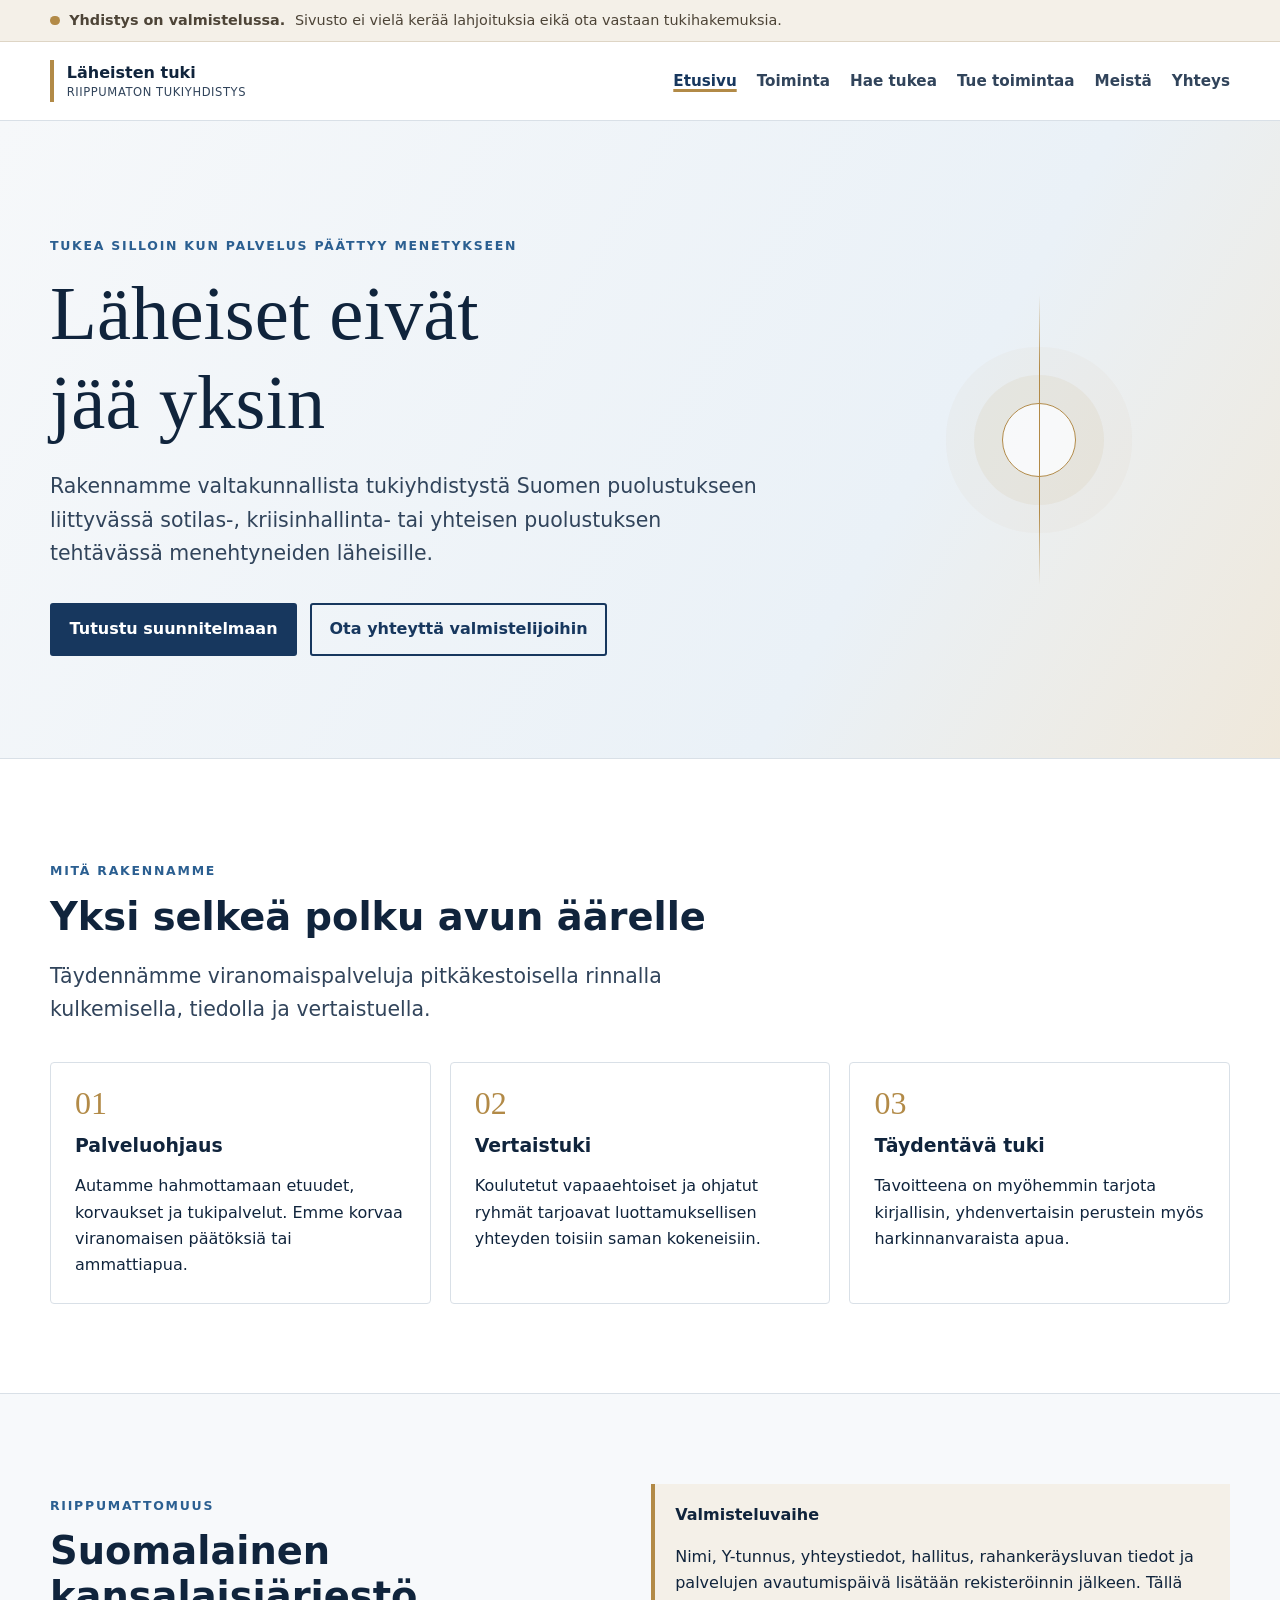
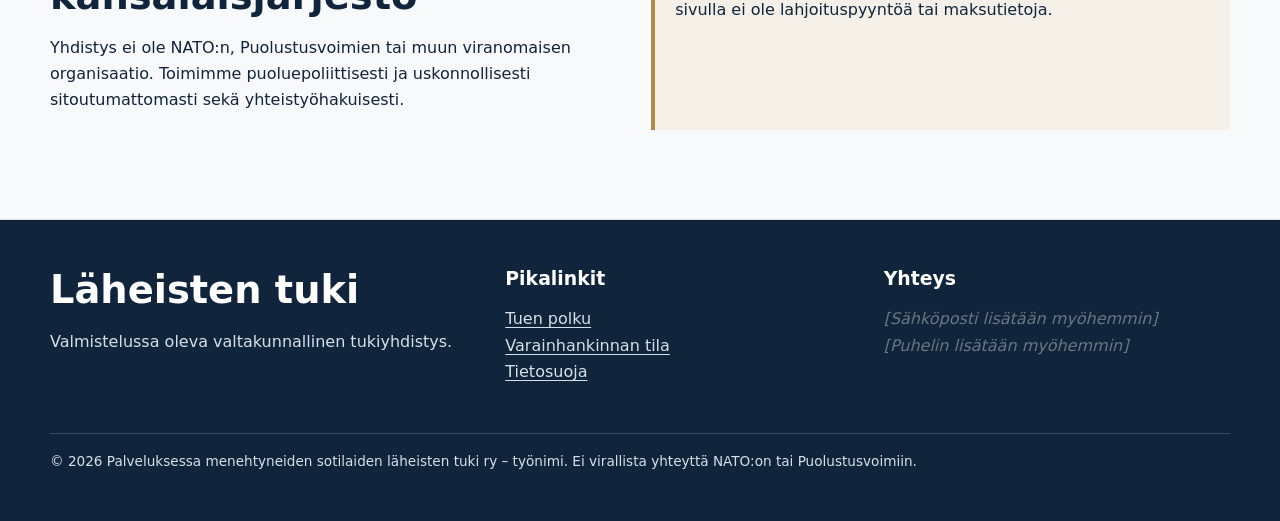
<file: index.html>
<!doctype html>
<html lang="fi">
<head>
  <meta charset="utf-8"><meta name="viewport" content="width=device-width, initial-scale=1">
  <title>Palveluksessa menehtyneiden sotilaiden läheisten tuki ry</title>
  <meta name="description" content="Valmistelussa oleva riippumaton yhdistys tukee palveluksessa menehtyneiden suomalaisten sotilaiden läheisiä.">
  <link rel="stylesheet" href="assets/styles.css">
</head>
<body>
  <a class="skip-link" href="#sisalto">Siirry sisältöön</a>
  <div class="status"><div class="wrap"><span class="status-dot"></span><strong>Yhdistys on valmistelussa.</strong> Sivusto ei vielä kerää lahjoituksia eikä ota vastaan tukihakemuksia.</div></div>
  <header class="site-header"><nav class="nav wrap" aria-label="Päävalikko">
    <a class="brand" href="index.html"><span>Läheisten tuki<small>riippumaton tukiyhdistys</small></span></a>
    <button class="nav-toggle" aria-expanded="false" aria-controls="nav-links">Valikko</button>
    <div class="nav-links" id="nav-links"><a href="index.html" aria-current="page">Etusivu</a><a href="toiminta.html">Toiminta</a><a href="tukea.html">Hae tukea</a><a href="tue.html">Tue toimintaa</a><a href="meista.html">Meistä</a><a href="yhteys.html">Yhteys</a></div>
  </nav></header>
  <main id="sisalto">
    <section class="hero"><div class="hero-grid wrap"><div><p class="eyebrow">Tukea silloin kun palvelus päättyy menetykseen</p><h1>Läheiset eivät jää yksin</h1><p class="lead">Rakennamme valtakunnallista tukiyhdistystä Suomen puolustukseen liittyvässä sotilas-, kriisinhallinta- tai yhteisen puolustuksen tehtävässä menehtyneiden läheisille.</p><div class="actions"><a class="button" href="toiminta.html">Tutustu suunnitelmaan</a><a class="button secondary" href="yhteys.html">Ota yhteyttä valmistelijoihin</a></div></div><div class="memorial-mark" aria-hidden="true"></div></div></section>
    <section class="section"><div class="wrap"><div class="section-heading"><p class="eyebrow">Mitä rakennamme</p><h2>Yksi selkeä polku avun äärelle</h2><p class="lead">Täydennämme viranomaispalveluja pitkäkestoisella rinnalla kulkemisella, tiedolla ja vertaistuella.</p></div><div class="grid-3">
      <article class="card"><div class="card-number">01</div><h3>Palveluohjaus</h3><p>Autamme hahmottamaan etuudet, korvaukset ja tukipalvelut. Emme korvaa viranomaisen päätöksiä tai ammattiapua.</p></article>
      <article class="card"><div class="card-number">02</div><h3>Vertaistuki</h3><p>Koulutetut vapaaehtoiset ja ohjatut ryhmät tarjoavat luottamuksellisen yhteyden toisiin saman kokeneisiin.</p></article>
      <article class="card"><div class="card-number">03</div><h3>Täydentävä tuki</h3><p>Tavoitteena on myöhemmin tarjota kirjallisin, yhdenvertaisin perustein myös harkinnanvaraista apua.</p></article>
    </div></div></section>
    <section class="section alt"><div class="wrap"><div class="grid-2"><div><p class="eyebrow">Riippumattomuus</p><h2>Suomalainen kansalaisjärjestö</h2><p>Yhdistys ei ole NATO:n, Puolustusvoimien tai muun viranomaisen organisaatio. Toimimme puoluepoliittisesti ja uskonnollisesti sitoutumattomasti sekä yhteistyöhakuisesti.</p></div><div class="note"><strong>Valmisteluvaihe</strong><p>Nimi, Y-tunnus, yhteystiedot, hallitus, rahankeräysluvan tiedot ja palvelujen avautumispäivä lisätään rekisteröinnin jälkeen. Tällä sivulla ei ole lahjoituspyyntöä tai maksutietoja.</p></div></div></div></section>
  </main>
  <footer class="site-footer"><div class="footer-grid wrap"><div><h2>Läheisten tuki</h2><p>Valmistelussa oleva valtakunnallinen tukiyhdistys.</p></div><div><h3>Pikalinkit</h3><p><a href="tukea.html">Tuen polku</a><br><a href="tue.html">Varainhankinnan tila</a><br><a href="tietosuoja.html">Tietosuoja</a></p></div><div><h3>Yhteys</h3><p class="placeholder">[Sähköposti lisätään myöhemmin]<br>[Puhelin lisätään myöhemmin]</p></div></div><div class="fineprint wrap">© <span data-year></span> Palveluksessa menehtyneiden sotilaiden läheisten tuki ry – työnimi. Ei virallista yhteyttä NATO:on tai Puolustusvoimiin.</div></footer>
  <script src="assets/main.js"></script>
</body></html>
</file>
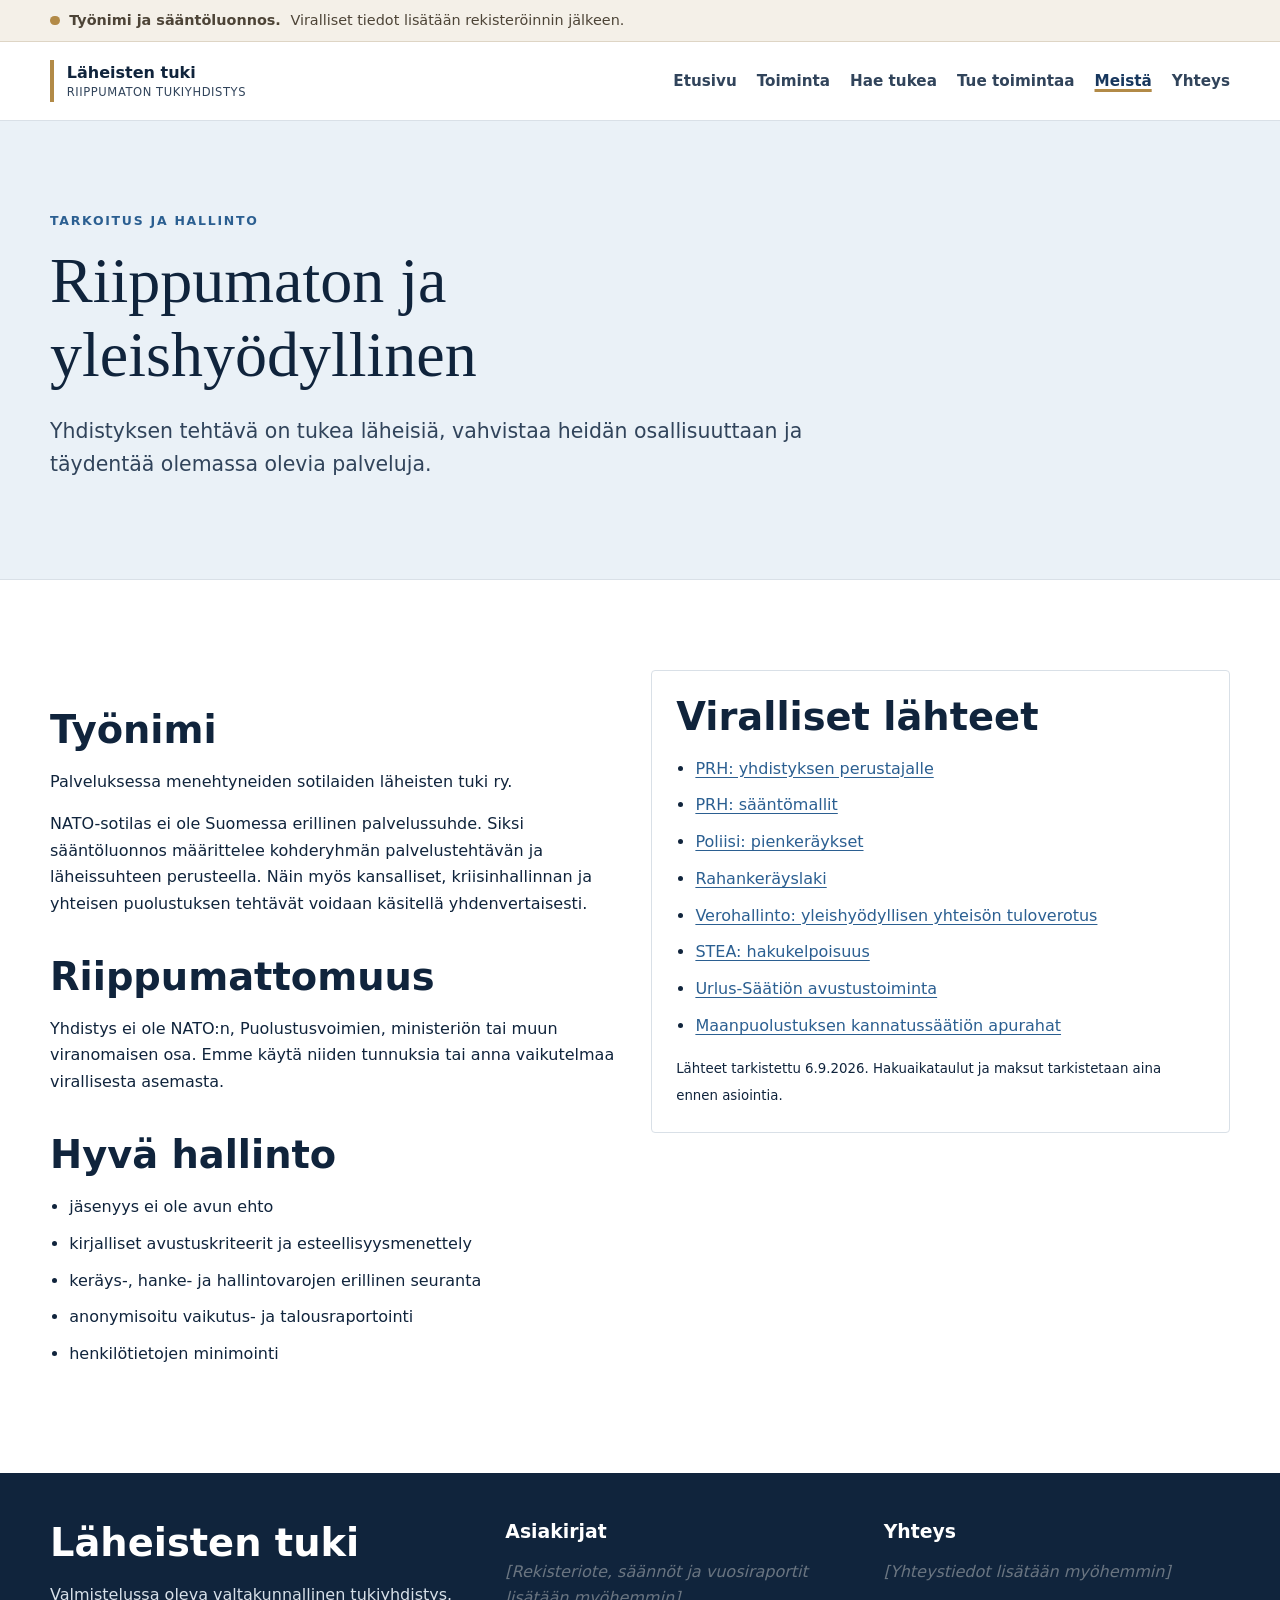
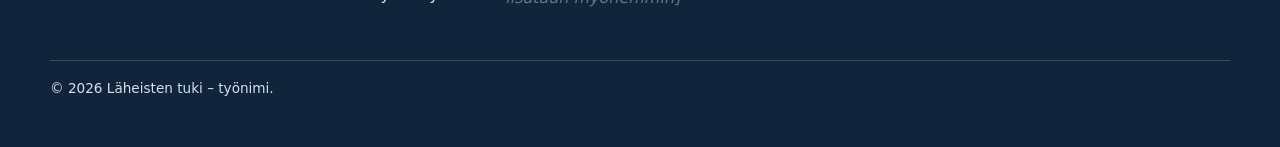
<file: meista.html>
<!doctype html><html lang="fi"><head><meta charset="utf-8"><meta name="viewport" content="width=device-width, initial-scale=1"><title>Meistä – Läheisten tuki</title><meta name="description" content="Yhdistyksen tarkoitus, riippumattomuus, hallinnon periaatteet ja julkiset lähteet."><link rel="stylesheet" href="assets/styles.css"></head><body>
<a class="skip-link" href="#sisalto">Siirry sisältöön</a><div class="status"><div class="wrap"><span class="status-dot"></span><strong>Työnimi ja sääntöluonnos.</strong> Viralliset tiedot lisätään rekisteröinnin jälkeen.</div></div>
<header class="site-header"><nav class="nav wrap" aria-label="Päävalikko"><a class="brand" href="index.html"><span>Läheisten tuki<small>riippumaton tukiyhdistys</small></span></a><button class="nav-toggle" aria-expanded="false" aria-controls="nav-links">Valikko</button><div class="nav-links" id="nav-links"><a href="index.html">Etusivu</a><a href="toiminta.html">Toiminta</a><a href="tukea.html">Hae tukea</a><a href="tue.html">Tue toimintaa</a><a href="meista.html" aria-current="page">Meistä</a><a href="yhteys.html">Yhteys</a></div></nav></header>
<main id="sisalto"><section class="page-hero"><div class="wrap"><p class="eyebrow">Tarkoitus ja hallinto</p><h1>Riippumaton ja yleishyödyllinen</h1><p class="lead">Yhdistyksen tehtävä on tukea läheisiä, vahvistaa heidän osallisuuttaan ja täydentää olemassa olevia palveluja.</p></div></section>
<section class="section"><div class="wrap"><div class="grid-2"><div class="prose"><h2>Työnimi</h2><p>Palveluksessa menehtyneiden sotilaiden läheisten tuki ry.</p><p>NATO-sotilas ei ole Suomessa erillinen palvelussuhde. Siksi sääntöluonnos määrittelee kohderyhmän palvelustehtävän ja läheissuhteen perusteella. Näin myös kansalliset, kriisinhallinnan ja yhteisen puolustuksen tehtävät voidaan käsitellä yhdenvertaisesti.</p><h2>Riippumattomuus</h2><p>Yhdistys ei ole NATO:n, Puolustusvoimien, ministeriön tai muun viranomaisen osa. Emme käytä niiden tunnuksia tai anna vaikutelmaa virallisesta asemasta.</p><h2>Hyvä hallinto</h2><ul class="plain-list"><li>jäsenyys ei ole avun ehto</li><li>kirjalliset avustuskriteerit ja esteellisyysmenettely</li><li>keräys-, hanke- ja hallintovarojen erillinen seuranta</li><li>anonymisoitu vaikutus- ja talousraportointi</li><li>henkilötietojen minimointi</li></ul></div><aside><div class="card"><h2>Viralliset lähteet</h2><ul class="plain-list source-list"><li><a href="https://www.prh.fi/fi/yrityksetjayhteisot/yhdistysrekisteri/yhdistyksen_perustajalle.html">PRH: yhdistyksen perustajalle</a></li><li><a href="https://www.prh.fi/fi/yrityksetjayhteisot/yhdistysrekisteri/saantojen-laatiminen/saantomallit.html">PRH: sääntömallit</a></li><li><a href="https://poliisi.fi/pienkeraykset">Poliisi: pienkeräykset</a></li><li><a href="https://www.finlex.fi/fi/lainsaadanto/2019/863">Rahankeräyslaki</a></li><li><a href="https://www.vero.fi/yritykset-ja-yhteisot/verot-ja-maksut/yhdistys-ja-saatio/yleishyodyllisen-yhteison-tuloverotus/">Verohallinto: yleishyödyllisen yhteisön tuloverotus</a></li><li><a href="https://www.stea.fi/avustusten-hakeminen/kuka-avustusta-voi-hakea/">STEA: hakukelpoisuus</a></li><li><a href="https://urlus.fi/index.php/avustustietoa/avustusten_painotukset/">Urlus-Säätiön avustustoiminta</a></li><li><a href="https://mpks.fi/apurahat/">Maanpuolustuksen kannatussäätiön apurahat</a></li></ul><p><small>Lähteet tarkistettu 6.9.2026. Hakuaikataulut ja maksut tarkistetaan aina ennen asiointia.</small></p></div></aside></div></div></section></main>
<footer class="site-footer"><div class="footer-grid wrap"><div><h2>Läheisten tuki</h2><p>Valmistelussa oleva valtakunnallinen tukiyhdistys.</p></div><div><h3>Asiakirjat</h3><p class="placeholder">[Rekisteriote, säännöt ja vuosiraportit lisätään myöhemmin]</p></div><div><h3>Yhteys</h3><p class="placeholder">[Yhteystiedot lisätään myöhemmin]</p></div></div><div class="fineprint wrap">© <span data-year></span> Läheisten tuki – työnimi.</div></footer><script src="assets/main.js"></script></body></html>
</file>
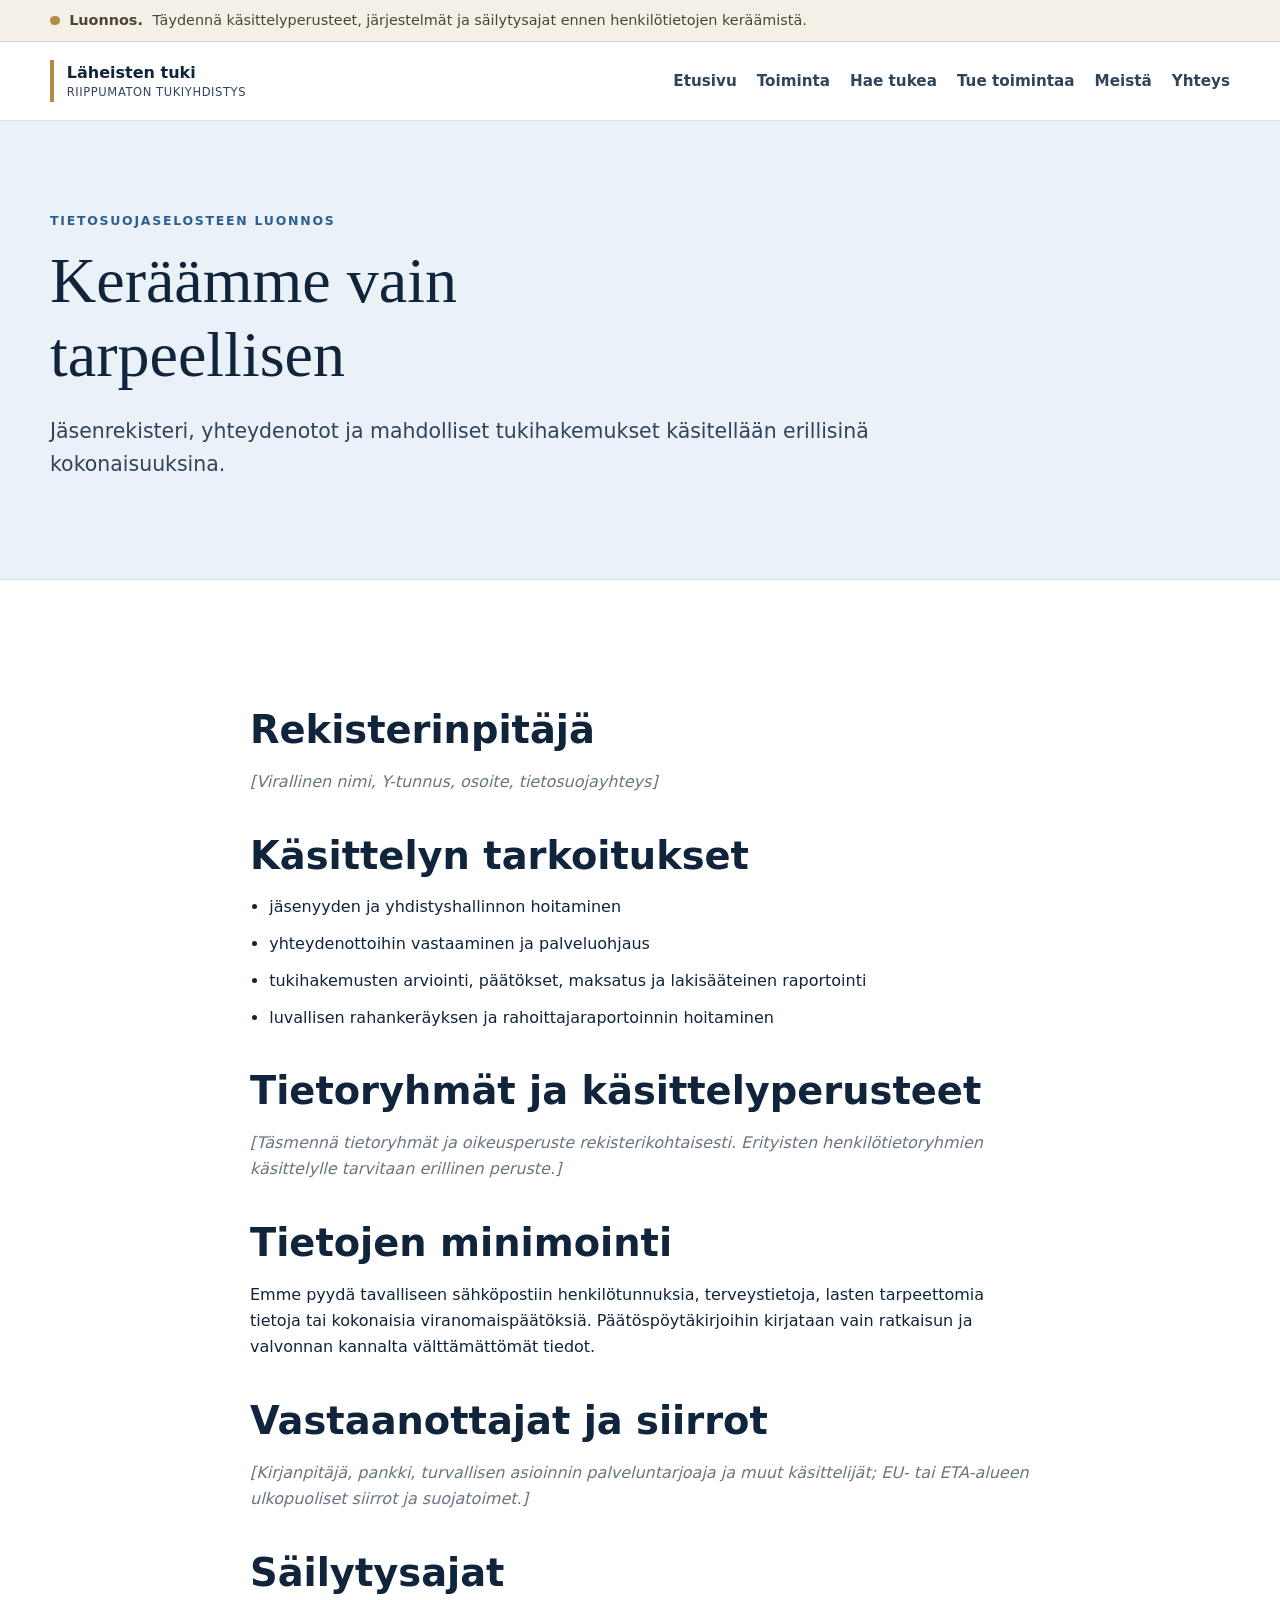
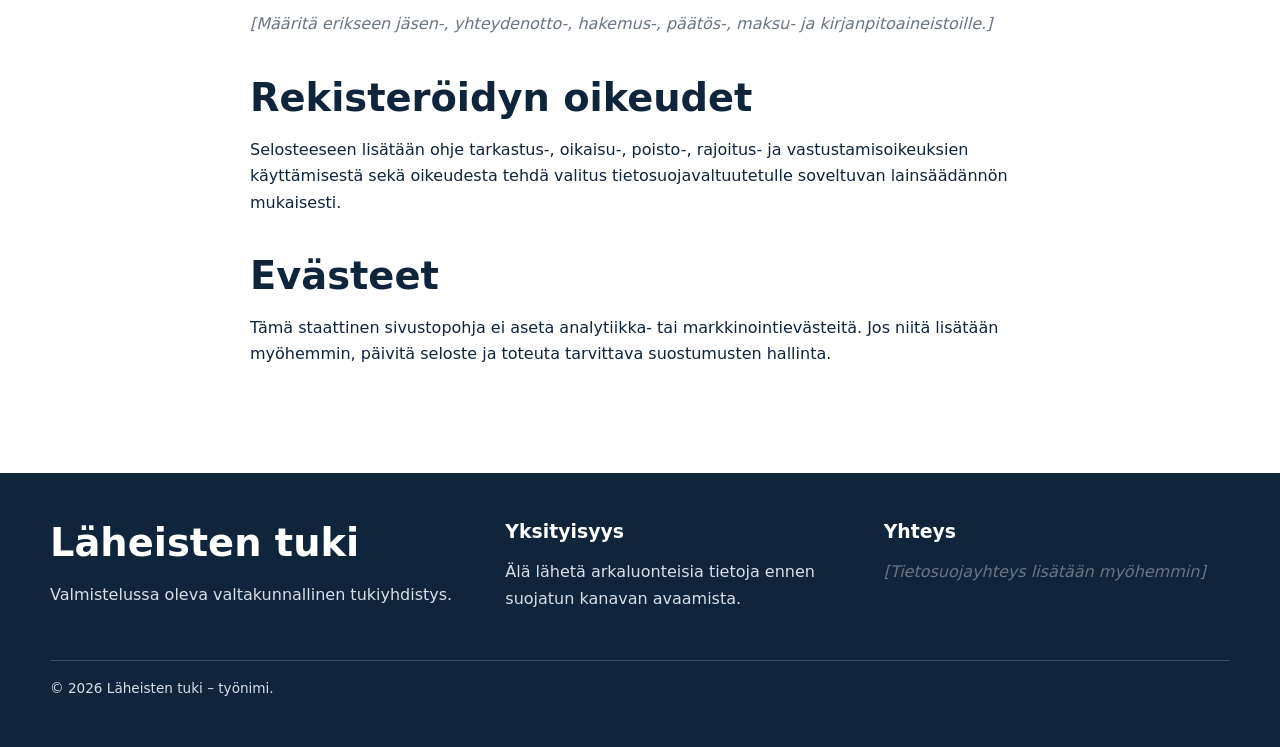
<file: tietosuoja.html>
<!doctype html><html lang="fi"><head><meta charset="utf-8"><meta name="viewport" content="width=device-width, initial-scale=1"><title>Tietosuoja – Läheisten tuki</title><meta name="description" content="Tietosuojaselosteen luonnos ja henkilötietojen käsittelyn periaatteet."><link rel="stylesheet" href="assets/styles.css"></head><body>
<a class="skip-link" href="#sisalto">Siirry sisältöön</a><div class="status"><div class="wrap"><span class="status-dot"></span><strong>Luonnos.</strong> Täydennä käsittelyperusteet, järjestelmät ja säilytysajat ennen henkilötietojen keräämistä.</div></div>
<header class="site-header"><nav class="nav wrap" aria-label="Päävalikko"><a class="brand" href="index.html"><span>Läheisten tuki<small>riippumaton tukiyhdistys</small></span></a><button class="nav-toggle" aria-expanded="false" aria-controls="nav-links">Valikko</button><div class="nav-links" id="nav-links"><a href="index.html">Etusivu</a><a href="toiminta.html">Toiminta</a><a href="tukea.html">Hae tukea</a><a href="tue.html">Tue toimintaa</a><a href="meista.html">Meistä</a><a href="yhteys.html">Yhteys</a></div></nav></header>
<main id="sisalto"><section class="page-hero"><div class="wrap"><p class="eyebrow">Tietosuojaselosteen luonnos</p><h1>Keräämme vain tarpeellisen</h1><p class="lead">Jäsenrekisteri, yhteydenotot ja mahdolliset tukihakemukset käsitellään erillisinä kokonaisuuksina.</p></div></section>
<section class="section"><div class="wrap prose"><h2>Rekisterinpitäjä</h2><p class="placeholder">[Virallinen nimi, Y-tunnus, osoite, tietosuojayhteys]</p><h2>Käsittelyn tarkoitukset</h2><ul class="plain-list"><li>jäsenyyden ja yhdistyshallinnon hoitaminen</li><li>yhteydenottoihin vastaaminen ja palveluohjaus</li><li>tukihakemusten arviointi, päätökset, maksatus ja lakisääteinen raportointi</li><li>luvallisen rahankeräyksen ja rahoittajaraportoinnin hoitaminen</li></ul><h2>Tietoryhmät ja käsittelyperusteet</h2><p class="placeholder">[Täsmennä tietoryhmät ja oikeusperuste rekisterikohtaisesti. Erityisten henkilötietoryhmien käsittelylle tarvitaan erillinen peruste.]</p><h2>Tietojen minimointi</h2><p>Emme pyydä tavalliseen sähköpostiin henkilötunnuksia, terveystietoja, lasten tarpeettomia tietoja tai kokonaisia viranomaispäätöksiä. Päätöspöytäkirjoihin kirjataan vain ratkaisun ja valvonnan kannalta välttämättömät tiedot.</p><h2>Vastaanottajat ja siirrot</h2><p class="placeholder">[Kirjanpitäjä, pankki, turvallisen asioinnin palveluntarjoaja ja muut käsittelijät; EU- tai ETA-alueen ulkopuoliset siirrot ja suojatoimet.]</p><h2>Säilytysajat</h2><p class="placeholder">[Määritä erikseen jäsen-, yhteydenotto-, hakemus-, päätös-, maksu- ja kirjanpitoaineistoille.]</p><h2>Rekisteröidyn oikeudet</h2><p>Selosteeseen lisätään ohje tarkastus-, oikaisu-, poisto-, rajoitus- ja vastustamisoikeuksien käyttämisestä sekä oikeudesta tehdä valitus tietosuojavaltuutetulle soveltuvan lainsäädännön mukaisesti.</p><h2>Evästeet</h2><p>Tämä staattinen sivustopohja ei aseta analytiikka- tai markkinointievästeitä. Jos niitä lisätään myöhemmin, päivitä seloste ja toteuta tarvittava suostumusten hallinta.</p></div></section></main>
<footer class="site-footer"><div class="footer-grid wrap"><div><h2>Läheisten tuki</h2><p>Valmistelussa oleva valtakunnallinen tukiyhdistys.</p></div><div><h3>Yksityisyys</h3><p>Älä lähetä arkaluonteisia tietoja ennen suojatun kanavan avaamista.</p></div><div><h3>Yhteys</h3><p class="placeholder">[Tietosuojayhteys lisätään myöhemmin]</p></div></div><div class="fineprint wrap">© <span data-year></span> Läheisten tuki – työnimi.</div></footer><script src="assets/main.js"></script></body></html>
</file>
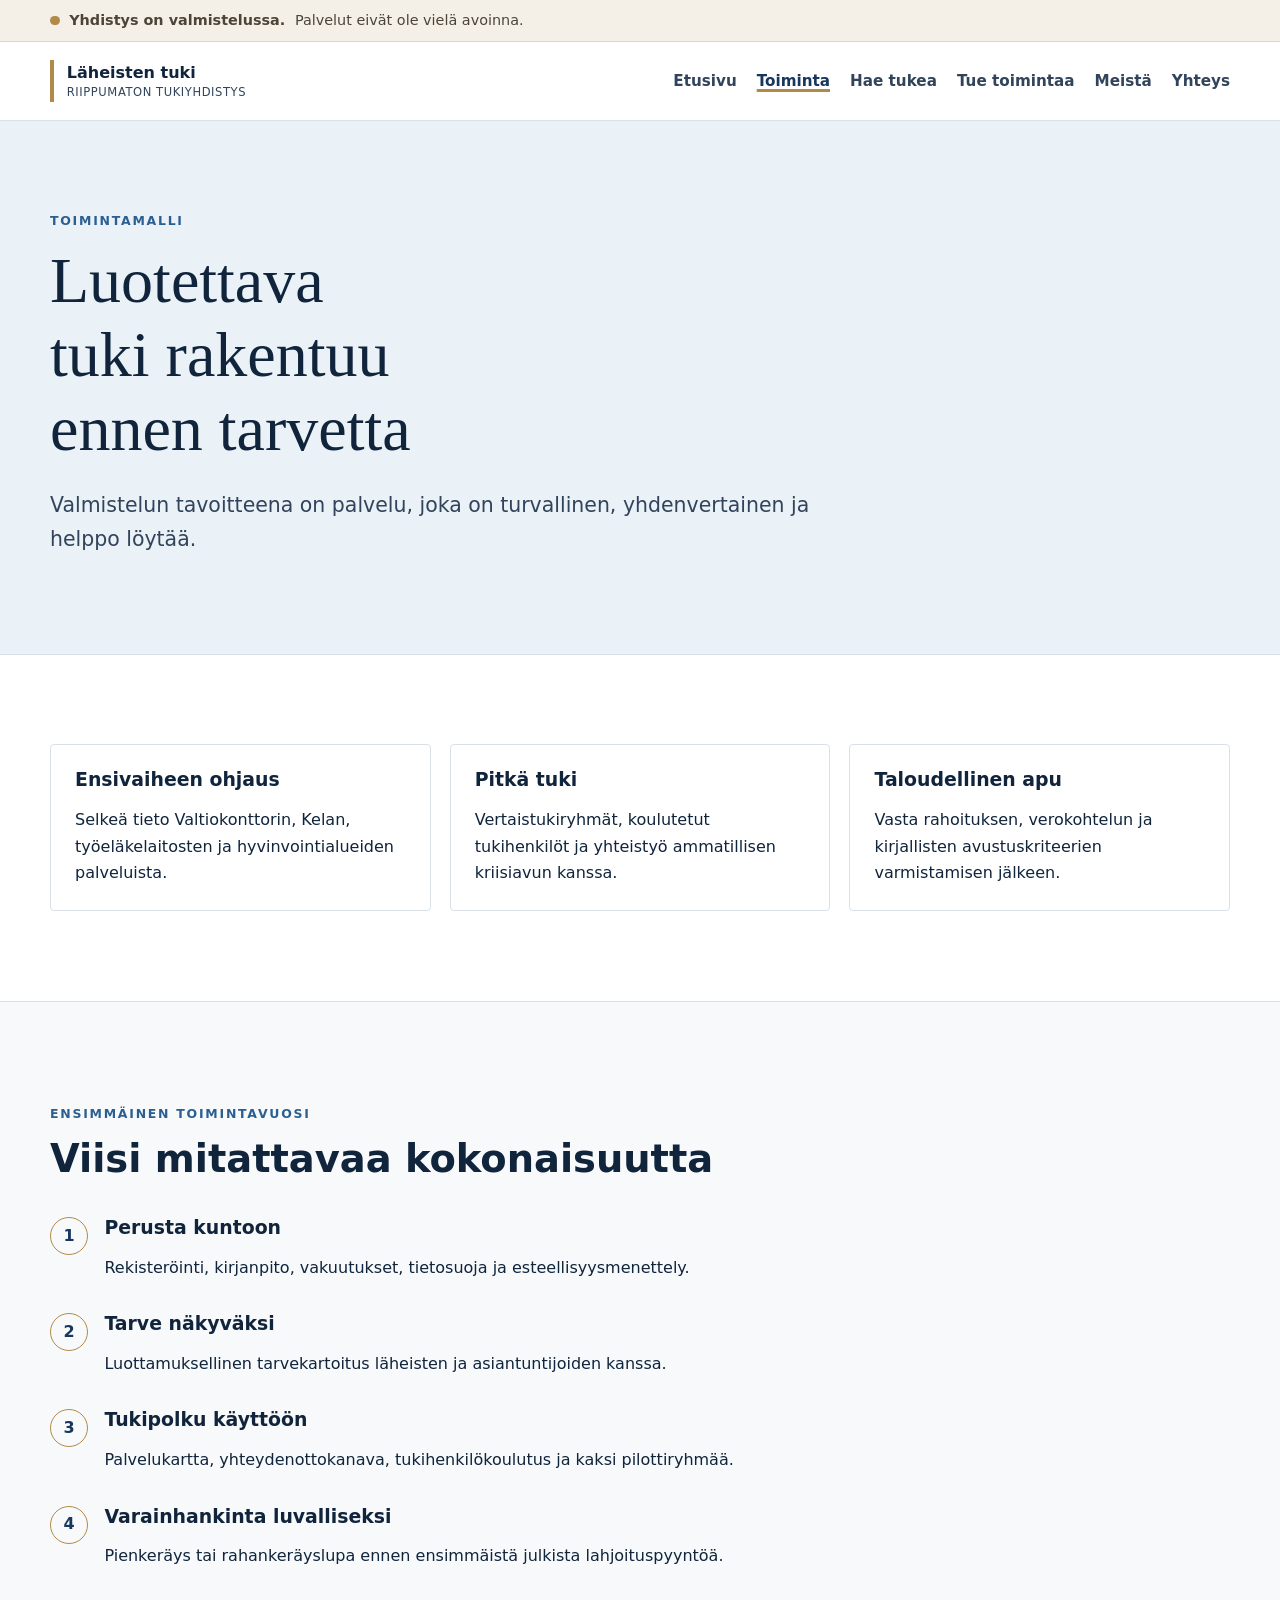
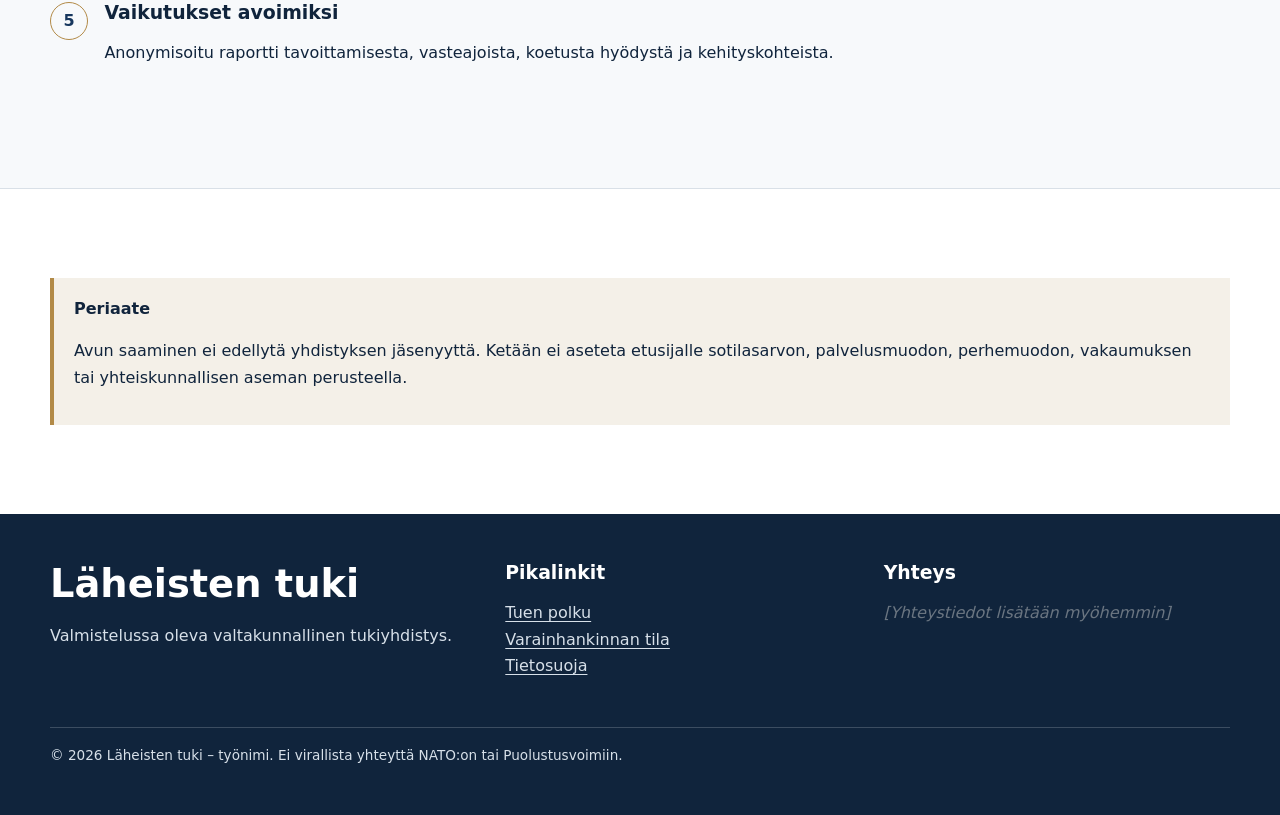
<file: toiminta.html>
<!doctype html><html lang="fi"><head><meta charset="utf-8"><meta name="viewport" content="width=device-width, initial-scale=1"><title>Toiminta – Läheisten tuki</title><meta name="description" content="Suunnitellut palvelut, toimintaperiaatteet ja ensimmäisen vuoden tavoitteet."><link rel="stylesheet" href="assets/styles.css"></head><body>
<a class="skip-link" href="#sisalto">Siirry sisältöön</a><div class="status"><div class="wrap"><span class="status-dot"></span><strong>Yhdistys on valmistelussa.</strong> Palvelut eivät ole vielä avoinna.</div></div>
<header class="site-header"><nav class="nav wrap" aria-label="Päävalikko"><a class="brand" href="index.html"><span>Läheisten tuki<small>riippumaton tukiyhdistys</small></span></a><button class="nav-toggle" aria-expanded="false" aria-controls="nav-links">Valikko</button><div class="nav-links" id="nav-links"><a href="index.html">Etusivu</a><a href="toiminta.html" aria-current="page">Toiminta</a><a href="tukea.html">Hae tukea</a><a href="tue.html">Tue toimintaa</a><a href="meista.html">Meistä</a><a href="yhteys.html">Yhteys</a></div></nav></header>
<main id="sisalto"><section class="page-hero"><div class="wrap"><p class="eyebrow">Toimintamalli</p><h1>Luotettava tuki rakentuu ennen tarvetta</h1><p class="lead">Valmistelun tavoitteena on palvelu, joka on turvallinen, yhdenvertainen ja helppo löytää.</p></div></section>
<section class="section"><div class="wrap"><div class="grid-3"><article class="card"><h3>Ensivaiheen ohjaus</h3><p>Selkeä tieto Valtiokonttorin, Kelan, työeläkelaitosten ja hyvinvointialueiden palveluista.</p></article><article class="card"><h3>Pitkä tuki</h3><p>Vertaistukiryhmät, koulutetut tukihenkilöt ja yhteistyö ammatillisen kriisiavun kanssa.</p></article><article class="card"><h3>Taloudellinen apu</h3><p>Vasta rahoituksen, verokohtelun ja kirjallisten avustuskriteerien varmistamisen jälkeen.</p></article></div></div></section>
<section class="section alt"><div class="wrap"><div class="section-heading"><p class="eyebrow">Ensimmäinen toimintavuosi</p><h2>Viisi mitattavaa kokonaisuutta</h2></div><ol class="steps"><li><div><h3>Perusta kuntoon</h3><p>Rekisteröinti, kirjanpito, vakuutukset, tietosuoja ja esteellisyysmenettely.</p></div></li><li><div><h3>Tarve näkyväksi</h3><p>Luottamuksellinen tarvekartoitus läheisten ja asiantuntijoiden kanssa.</p></div></li><li><div><h3>Tukipolku käyttöön</h3><p>Palvelukartta, yhteydenottokanava, tukihenkilökoulutus ja kaksi pilottiryhmää.</p></div></li><li><div><h3>Varainhankinta luvalliseksi</h3><p>Pienkeräys tai rahankeräyslupa ennen ensimmäistä julkista lahjoituspyyntöä.</p></div></li><li><div><h3>Vaikutukset avoimiksi</h3><p>Anonymisoitu raportti tavoittamisesta, vasteajoista, koetusta hyödystä ja kehityskohteista.</p></div></li></ol></div></section>
<section class="section"><div class="wrap"><div class="note"><strong>Periaate</strong><p>Avun saaminen ei edellytä yhdistyksen jäsenyyttä. Ketään ei aseteta etusijalle sotilasarvon, palvelusmuodon, perhemuodon, vakaumuksen tai yhteiskunnallisen aseman perusteella.</p></div></div></section></main>
<footer class="site-footer"><div class="footer-grid wrap"><div><h2>Läheisten tuki</h2><p>Valmistelussa oleva valtakunnallinen tukiyhdistys.</p></div><div><h3>Pikalinkit</h3><p><a href="tukea.html">Tuen polku</a><br><a href="tue.html">Varainhankinnan tila</a><br><a href="tietosuoja.html">Tietosuoja</a></p></div><div><h3>Yhteys</h3><p class="placeholder">[Yhteystiedot lisätään myöhemmin]</p></div></div><div class="fineprint wrap">© <span data-year></span> Läheisten tuki – työnimi. Ei virallista yhteyttä NATO:on tai Puolustusvoimiin.</div></footer><script src="assets/main.js"></script></body></html>
</file>
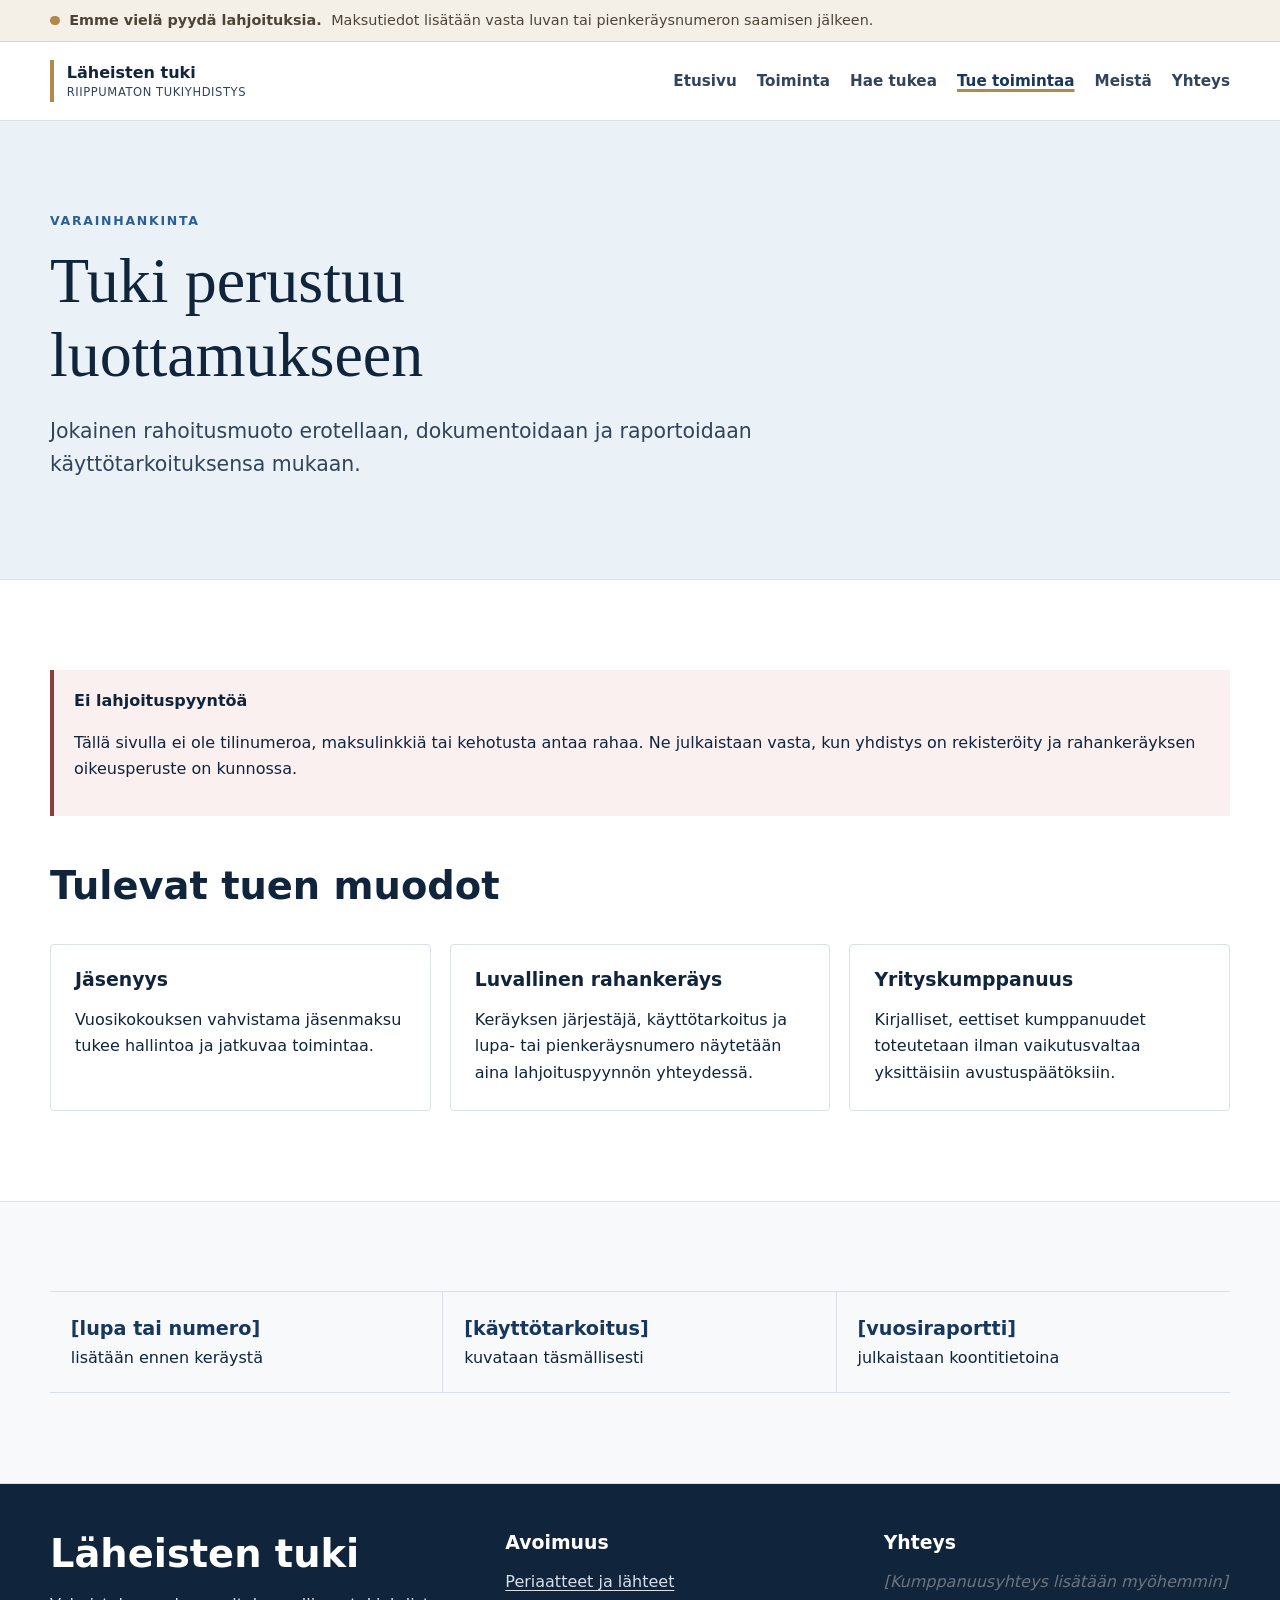
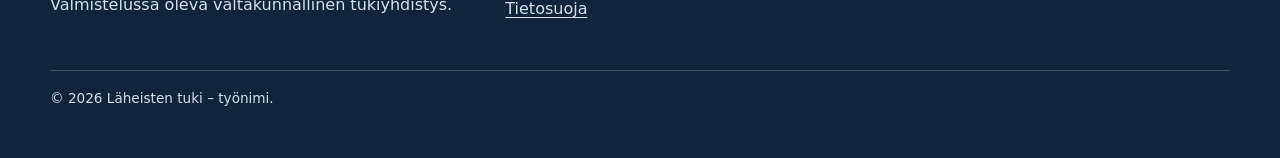
<file: tue.html>
<!doctype html><html lang="fi"><head><meta charset="utf-8"><meta name="viewport" content="width=device-width, initial-scale=1"><title>Tue toimintaa – Läheisten tuki</title><meta name="description" content="Varainhankinnan valmistelutilanne ja tulevat tuen muodot."><link rel="stylesheet" href="assets/styles.css"></head><body>
<a class="skip-link" href="#sisalto">Siirry sisältöön</a><div class="status"><div class="wrap"><span class="status-dot"></span><strong>Emme vielä pyydä lahjoituksia.</strong> Maksutiedot lisätään vasta luvan tai pienkeräysnumeron saamisen jälkeen.</div></div>
<header class="site-header"><nav class="nav wrap" aria-label="Päävalikko"><a class="brand" href="index.html"><span>Läheisten tuki<small>riippumaton tukiyhdistys</small></span></a><button class="nav-toggle" aria-expanded="false" aria-controls="nav-links">Valikko</button><div class="nav-links" id="nav-links"><a href="index.html">Etusivu</a><a href="toiminta.html">Toiminta</a><a href="tukea.html">Hae tukea</a><a href="tue.html" aria-current="page">Tue toimintaa</a><a href="meista.html">Meistä</a><a href="yhteys.html">Yhteys</a></div></nav></header>
<main id="sisalto"><section class="page-hero"><div class="wrap"><p class="eyebrow">Varainhankinta</p><h1>Tuki perustuu luottamukseen</h1><p class="lead">Jokainen rahoitusmuoto erotellaan, dokumentoidaan ja raportoidaan käyttötarkoituksensa mukaan.</p></div></section>
<section class="section"><div class="wrap"><div class="note warning"><strong>Ei lahjoituspyyntöä</strong><p>Tällä sivulla ei ole tilinumeroa, maksulinkkiä tai kehotusta antaa rahaa. Ne julkaistaan vasta, kun yhdistys on rekisteröity ja rahankeräyksen oikeusperuste on kunnossa.</p></div><div class="section-heading" style="margin-top:3rem"><h2>Tulevat tuen muodot</h2></div><div class="grid-3"><article class="card"><h3>Jäsenyys</h3><p>Vuosikokouksen vahvistama jäsenmaksu tukee hallintoa ja jatkuvaa toimintaa.</p></article><article class="card"><h3>Luvallinen rahankeräys</h3><p>Keräyksen järjestäjä, käyttötarkoitus ja lupa- tai pienkeräysnumero näytetään aina lahjoituspyynnön yhteydessä.</p></article><article class="card"><h3>Yrityskumppanuus</h3><p>Kirjalliset, eettiset kumppanuudet toteutetaan ilman vaikutusvaltaa yksittäisiin avustuspäätöksiin.</p></article></div></div></section>
<section class="section alt"><div class="wrap"><div class="facts"><div class="fact"><strong>[lupa tai numero]</strong><span>lisätään ennen keräystä</span></div><div class="fact"><strong>[käyttötarkoitus]</strong><span>kuvataan täsmällisesti</span></div><div class="fact"><strong>[vuosiraportti]</strong><span>julkaistaan koontitietoina</span></div></div></div></section></main>
<footer class="site-footer"><div class="footer-grid wrap"><div><h2>Läheisten tuki</h2><p>Valmistelussa oleva valtakunnallinen tukiyhdistys.</p></div><div><h3>Avoimuus</h3><p><a href="meista.html">Periaatteet ja lähteet</a><br><a href="tietosuoja.html">Tietosuoja</a></p></div><div><h3>Yhteys</h3><p class="placeholder">[Kumppanuusyhteys lisätään myöhemmin]</p></div></div><div class="fineprint wrap">© <span data-year></span> Läheisten tuki – työnimi.</div></footer><script src="assets/main.js"></script></body></html>
</file>
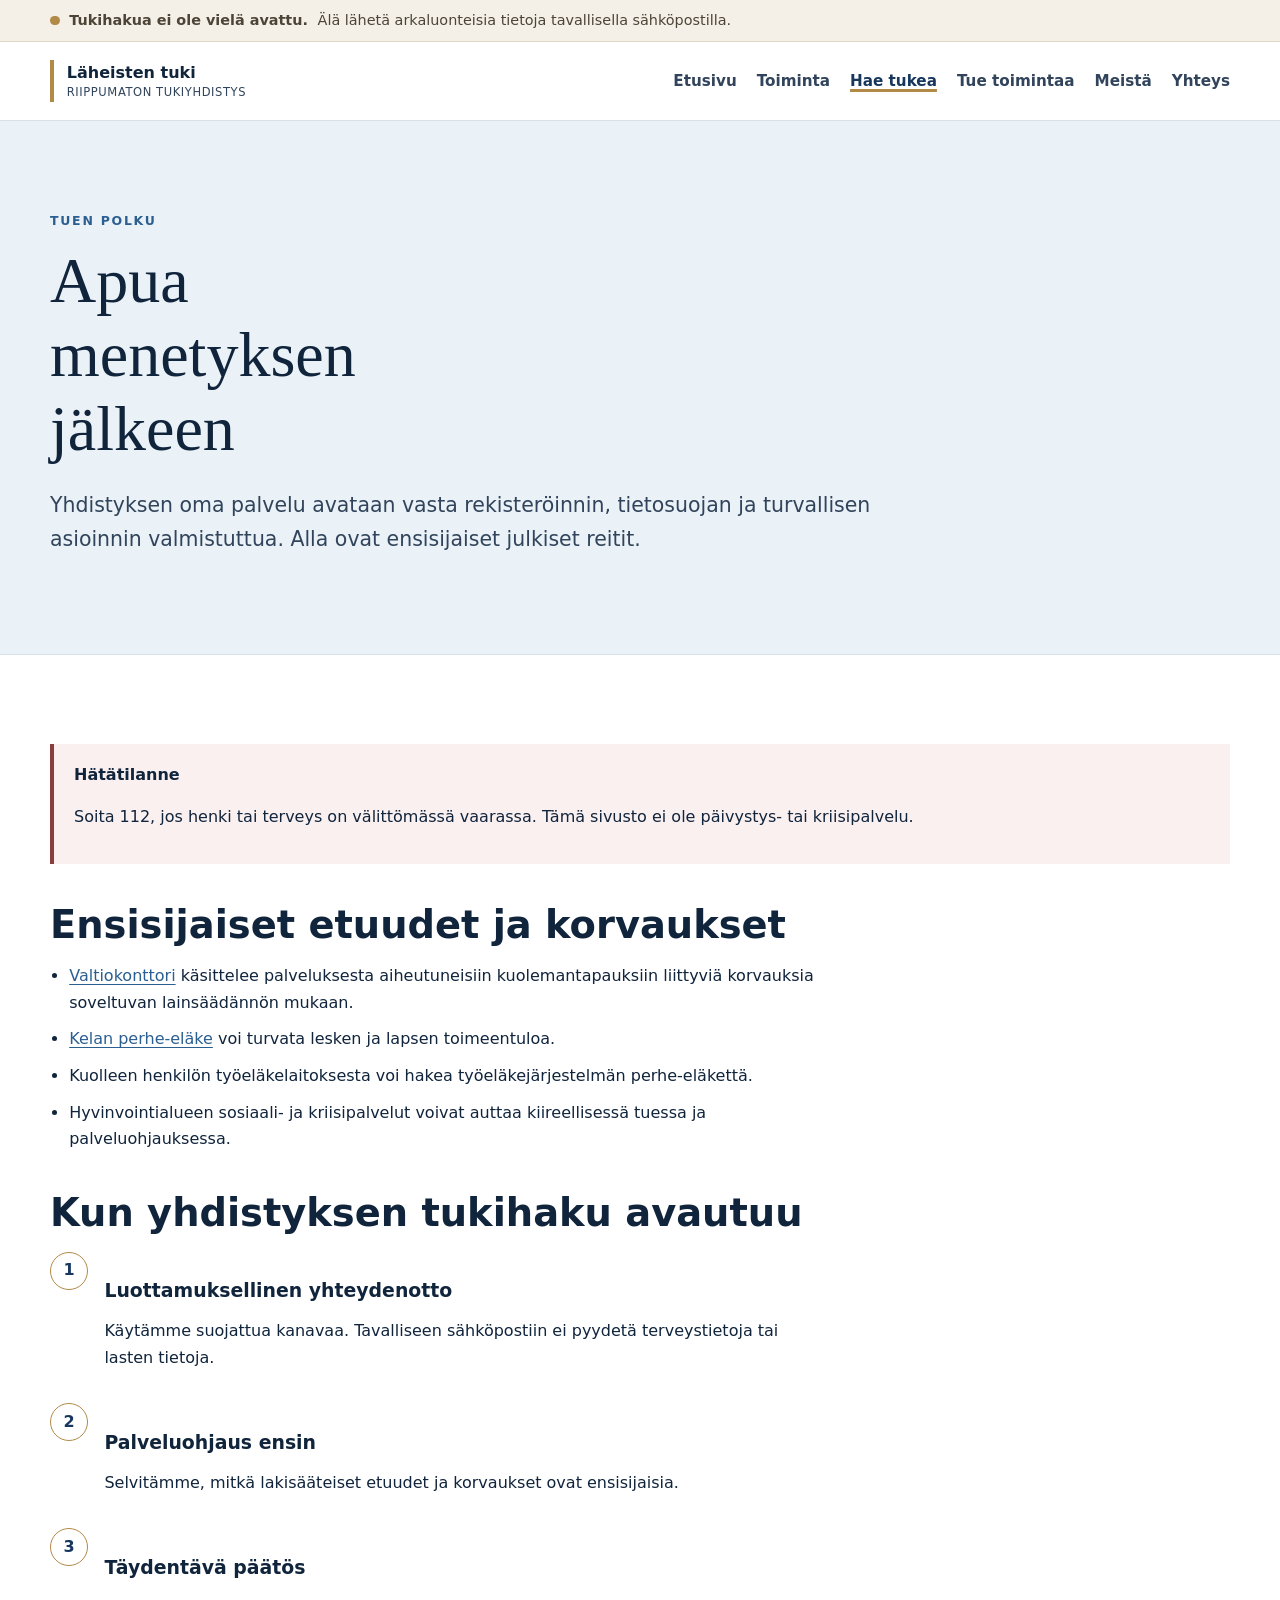
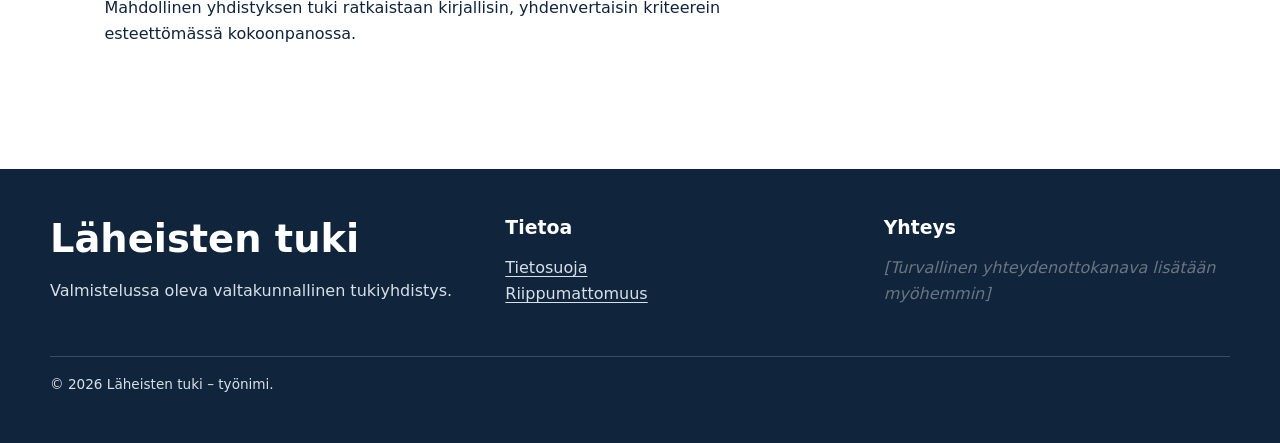
<file: tukea.html>
<!doctype html><html lang="fi"><head><meta charset="utf-8"><meta name="viewport" content="width=device-width, initial-scale=1"><title>Hae tukea – Läheisten tuki</title><meta name="description" content="Tukipalvelujen valmistelutilanne ja ensisijaiset julkiset palvelut."><link rel="stylesheet" href="assets/styles.css"></head><body>
<a class="skip-link" href="#sisalto">Siirry sisältöön</a><div class="status"><div class="wrap"><span class="status-dot"></span><strong>Tukihakua ei ole vielä avattu.</strong> Älä lähetä arkaluonteisia tietoja tavallisella sähköpostilla.</div></div>
<header class="site-header"><nav class="nav wrap" aria-label="Päävalikko"><a class="brand" href="index.html"><span>Läheisten tuki<small>riippumaton tukiyhdistys</small></span></a><button class="nav-toggle" aria-expanded="false" aria-controls="nav-links">Valikko</button><div class="nav-links" id="nav-links"><a href="index.html">Etusivu</a><a href="toiminta.html">Toiminta</a><a href="tukea.html" aria-current="page">Hae tukea</a><a href="tue.html">Tue toimintaa</a><a href="meista.html">Meistä</a><a href="yhteys.html">Yhteys</a></div></nav></header>
<main id="sisalto"><section class="page-hero"><div class="wrap"><p class="eyebrow">Tuen polku</p><h1>Apua menetyksen jälkeen</h1><p class="lead">Yhdistyksen oma palvelu avataan vasta rekisteröinnin, tietosuojan ja turvallisen asioinnin valmistuttua. Alla ovat ensisijaiset julkiset reitit.</p></div></section>
<section class="section"><div class="wrap"><div class="note warning"><strong>Hätätilanne</strong><p>Soita 112, jos henki tai terveys on välittömässä vaarassa. Tämä sivusto ei ole päivystys- tai kriisipalvelu.</p></div><div class="prose"><h2>Ensisijaiset etuudet ja korvaukset</h2><ul class="plain-list"><li><a href="https://www.valtiokonttori.fi/palvelu/kriisinhallintatehtavissa-sattuneiden-sotilastapaturmien-korvaaminen/">Valtiokonttori</a> käsittelee palveluksesta aiheutuneisiin kuolemantapauksiin liittyviä korvauksia soveltuvan lainsäädännön mukaan.</li><li><a href="https://www.kela.fi/perhe-elake">Kelan perhe-eläke</a> voi turvata lesken ja lapsen toimeentuloa.</li><li>Kuolleen henkilön työeläkelaitoksesta voi hakea työeläkejärjestelmän perhe-eläkettä.</li><li>Hyvinvointialueen sosiaali- ja kriisipalvelut voivat auttaa kiireellisessä tuessa ja palveluohjauksessa.</li></ul><h2>Kun yhdistyksen tukihaku avautuu</h2><ol class="steps"><li><div><h3>Luottamuksellinen yhteydenotto</h3><p>Käytämme suojattua kanavaa. Tavalliseen sähköpostiin ei pyydetä terveystietoja tai lasten tietoja.</p></div></li><li><div><h3>Palveluohjaus ensin</h3><p>Selvitämme, mitkä lakisääteiset etuudet ja korvaukset ovat ensisijaisia.</p></div></li><li><div><h3>Täydentävä päätös</h3><p>Mahdollinen yhdistyksen tuki ratkaistaan kirjallisin, yhdenvertaisin kriteerein esteettömässä kokoonpanossa.</p></div></li></ol></div></div></section></main>
<footer class="site-footer"><div class="footer-grid wrap"><div><h2>Läheisten tuki</h2><p>Valmistelussa oleva valtakunnallinen tukiyhdistys.</p></div><div><h3>Tietoa</h3><p><a href="tietosuoja.html">Tietosuoja</a><br><a href="meista.html">Riippumattomuus</a></p></div><div><h3>Yhteys</h3><p class="placeholder">[Turvallinen yhteydenottokanava lisätään myöhemmin]</p></div></div><div class="fineprint wrap">© <span data-year></span> Läheisten tuki – työnimi.</div></footer><script src="assets/main.js"></script></body></html>
</file>
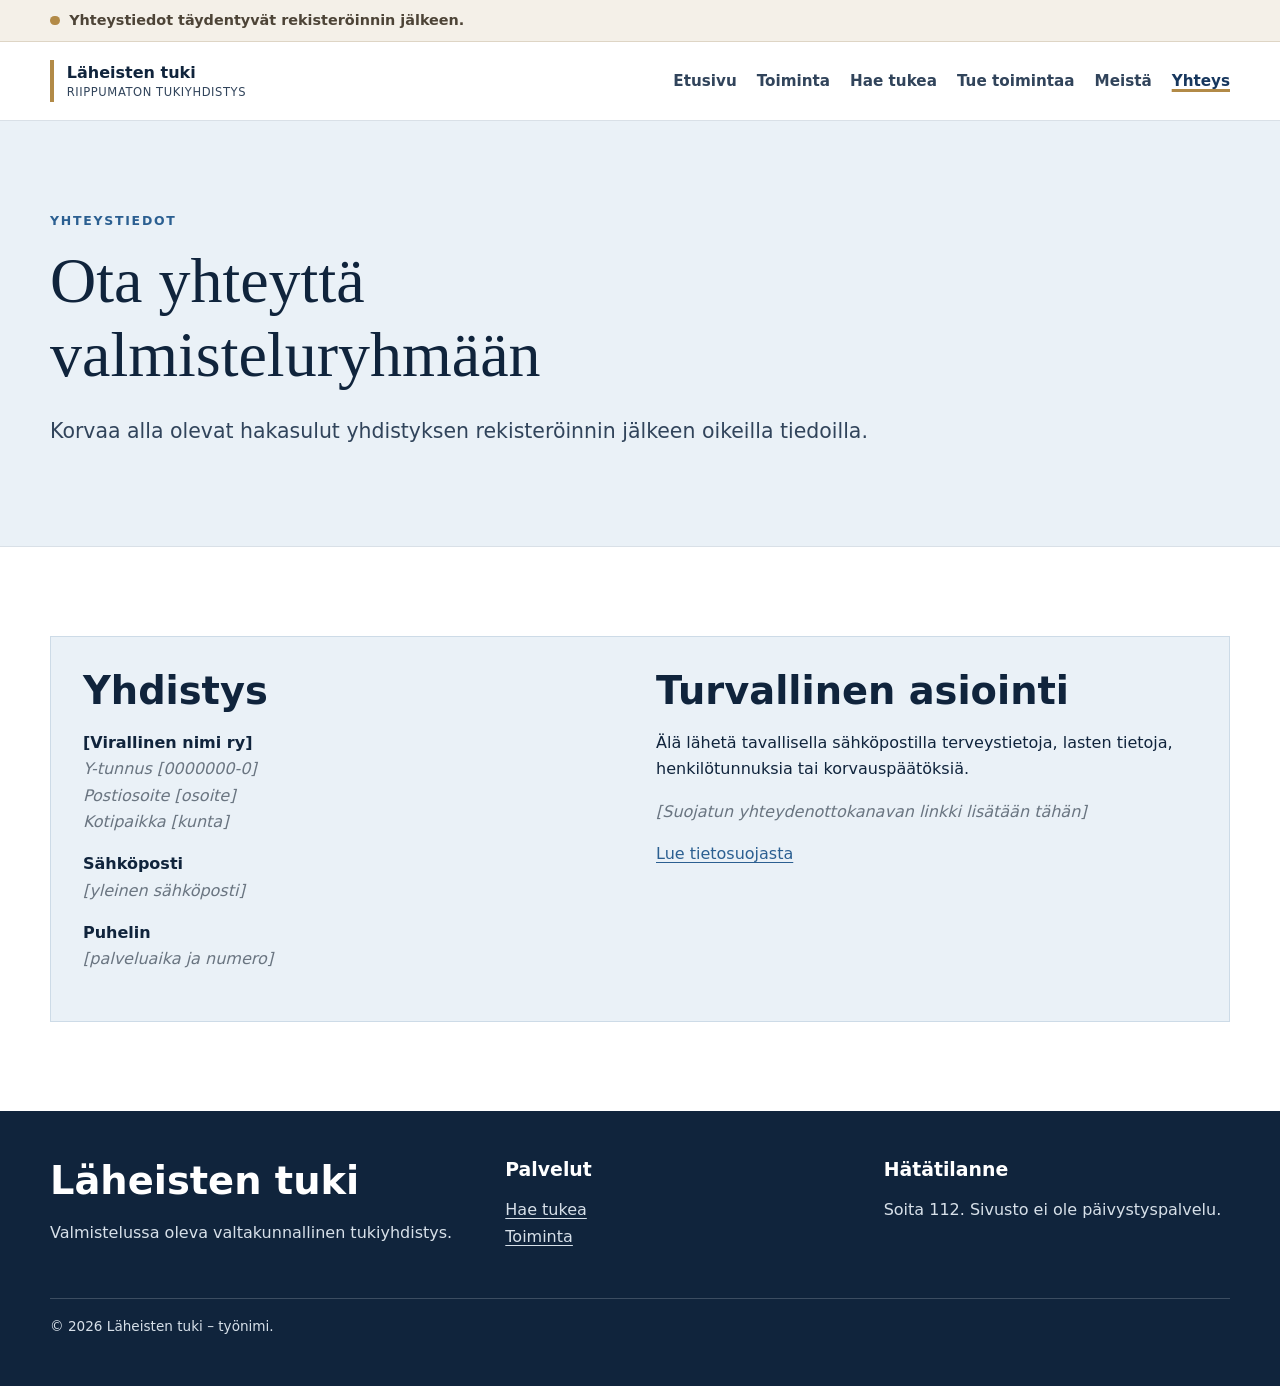
<file: yhteys.html>
<!doctype html><html lang="fi"><head><meta charset="utf-8"><meta name="viewport" content="width=device-width, initial-scale=1"><title>Yhteys – Läheisten tuki</title><meta name="description" content="Valmisteluryhmän tulevat yhteystiedot ja turvallisen asioinnin ohje."><link rel="stylesheet" href="assets/styles.css"></head><body>
<a class="skip-link" href="#sisalto">Siirry sisältöön</a><div class="status"><div class="wrap"><span class="status-dot"></span><strong>Yhteystiedot täydentyvät rekisteröinnin jälkeen.</strong></div></div>
<header class="site-header"><nav class="nav wrap" aria-label="Päävalikko"><a class="brand" href="index.html"><span>Läheisten tuki<small>riippumaton tukiyhdistys</small></span></a><button class="nav-toggle" aria-expanded="false" aria-controls="nav-links">Valikko</button><div class="nav-links" id="nav-links"><a href="index.html">Etusivu</a><a href="toiminta.html">Toiminta</a><a href="tukea.html">Hae tukea</a><a href="tue.html">Tue toimintaa</a><a href="meista.html">Meistä</a><a href="yhteys.html" aria-current="page">Yhteys</a></div></nav></header>
<main id="sisalto"><section class="page-hero"><div class="wrap"><p class="eyebrow">Yhteystiedot</p><h1>Ota yhteyttä valmisteluryhmään</h1><p class="lead">Korvaa alla olevat hakasulut yhdistyksen rekisteröinnin jälkeen oikeilla tiedoilla.</p></div></section>
<section class="section"><div class="wrap"><div class="contact-box"><div><h2>Yhdistys</h2><p><strong>[Virallinen nimi ry]</strong><br><span class="placeholder">Y-tunnus [0000000-0]<br>Postiosoite [osoite]<br>Kotipaikka [kunta]</span></p><p><strong>Sähköposti</strong><br><span class="placeholder">[yleinen sähköposti]</span></p><p><strong>Puhelin</strong><br><span class="placeholder">[palveluaika ja numero]</span></p></div><div><h2>Turvallinen asiointi</h2><p>Älä lähetä tavallisella sähköpostilla terveystietoja, lasten tietoja, henkilötunnuksia tai korvauspäätöksiä.</p><p class="placeholder">[Suojatun yhteydenottokanavan linkki lisätään tähän]</p><p><a href="tietosuoja.html">Lue tietosuojasta</a></p></div></div></div></section></main>
<footer class="site-footer"><div class="footer-grid wrap"><div><h2>Läheisten tuki</h2><p>Valmistelussa oleva valtakunnallinen tukiyhdistys.</p></div><div><h3>Palvelut</h3><p><a href="tukea.html">Hae tukea</a><br><a href="toiminta.html">Toiminta</a></p></div><div><h3>Hätätilanne</h3><p>Soita 112. Sivusto ei ole päivystyspalvelu.</p></div></div><div class="fineprint wrap">© <span data-year></span> Läheisten tuki – työnimi.</div></footer><script src="assets/main.js"></script></body></html>
</file>
<file: assets/styles.css>
:root {
  --ink: #10243c;
  --ink-soft: #31445b;
  --navy: #17375e;
  --blue: #2b5f91;
  --blue-pale: #eaf1f7;
  --sand: #f4f0e8;
  --gold: #b28a47;
  --white: #ffffff;
  --line: #d9e0e7;
  --danger: #8b3d3d;
  --max: 1180px;
}

* { box-sizing: border-box; }
html { scroll-behavior: smooth; }
body {
  margin: 0;
  color: var(--ink);
  background: var(--white);
  font-family: Inter, ui-sans-serif, system-ui, -apple-system, BlinkMacSystemFont, "Segoe UI", sans-serif;
  line-height: 1.65;
}
a { color: var(--blue); text-underline-offset: 0.18em; }
a:hover { color: var(--navy); }
img { max-width: 100%; }
.skip-link { position: absolute; left: -9999px; top: 0; }
.skip-link:focus { left: 1rem; top: 1rem; z-index: 100; background: white; padding: .7rem 1rem; border: 2px solid var(--navy); }
.wrap { width: min(calc(100% - 2.5rem), var(--max)); margin-inline: auto; }
.status { background: var(--sand); border-bottom: 1px solid #ded5c5; color: #4d4437; font-size: .9rem; }
.status .wrap { padding-block: .55rem; display: flex; gap: .6rem; align-items: center; }
.status-dot { width: .6rem; height: .6rem; border-radius: 50%; background: var(--gold); flex: 0 0 auto; }
.site-header { border-bottom: 1px solid var(--line); background: rgba(255,255,255,.97); position: sticky; top: 0; z-index: 20; }
.nav { min-height: 78px; display: flex; align-items: center; justify-content: space-between; gap: 2rem; }
.brand { color: var(--ink); text-decoration: none; display: grid; grid-template-columns: 4px 1fr; gap: .8rem; align-items: center; font-weight: 760; line-height: 1.1; }
.brand::before { content: ""; display: block; width: 4px; height: 42px; background: var(--gold); }
.brand small { display: block; margin-top: .3rem; color: var(--ink-soft); font-weight: 500; font-size: .72rem; letter-spacing: .05em; text-transform: uppercase; }
.nav-links { display: flex; align-items: center; gap: 1.25rem; }
.nav-links a { color: var(--ink-soft); text-decoration: none; font-weight: 650; font-size: .95rem; }
.nav-links a:hover, .nav-links a[aria-current="page"] { color: var(--navy); text-decoration: underline; text-decoration-color: var(--gold); text-decoration-thickness: 3px; }
.nav-toggle { display: none; border: 1px solid var(--line); background: white; color: var(--ink); border-radius: 4px; padding: .55rem .7rem; font: inherit; }
.hero { background: linear-gradient(120deg, #f6f8fa 0%, var(--blue-pale) 68%, #efe8db 100%); border-bottom: 1px solid var(--line); }
.hero-grid { min-height: 560px; padding-block: clamp(4rem, 8vw, 7rem); display: grid; grid-template-columns: 1.3fr .7fr; gap: clamp(2rem, 7vw, 6rem); align-items: center; }
.eyebrow { text-transform: uppercase; letter-spacing: .14em; font-size: .78rem; font-weight: 800; color: var(--blue); }
h1, h2, h3 { line-height: 1.16; color: var(--ink); text-wrap: balance; }
h1 { font-family: Georgia, Cambria, serif; font-weight: 500; font-size: clamp(2.55rem, 6vw, 5.2rem); margin: .4rem 0 1.4rem; max-width: 14ch; }
.page-hero h1 { font-size: clamp(2.4rem, 5vw, 4.3rem); }
h2 { font-size: clamp(1.7rem, 3vw, 2.55rem); margin: 0 0 1rem; }
h3 { font-size: 1.18rem; margin: 0 0 .55rem; }
.lead { font-size: clamp(1.08rem, 1.6vw, 1.3rem); max-width: 63ch; color: var(--ink-soft); }
.actions { display: flex; flex-wrap: wrap; gap: .8rem; margin-top: 2rem; }
.button { display: inline-flex; justify-content: center; align-items: center; min-height: 46px; padding: .7rem 1.1rem; border: 2px solid var(--navy); background: var(--navy); color: white; text-decoration: none; font-weight: 750; border-radius: 3px; }
.button:hover { background: #0d2949; color: white; }
.button.secondary { color: var(--navy); background: transparent; }
.button.secondary:hover { color: white; background: var(--navy); }
.memorial-mark { min-height: 290px; display: grid; place-items: center; position: relative; }
.memorial-mark::before { content: ""; position: absolute; width: 1px; height: 100%; background: linear-gradient(transparent, var(--gold) 25%, var(--gold) 75%, transparent); }
.memorial-mark::after { content: ""; width: 72px; height: 72px; border-radius: 50%; border: 1px solid var(--gold); background: rgba(255,255,255,.65); box-shadow: 0 0 0 28px rgba(178,138,71,.08), 0 0 0 56px rgba(178,138,71,.04); }
.section { padding-block: clamp(3.5rem, 7vw, 6.5rem); }
.section.alt { background: #f7f9fb; border-block: 1px solid var(--line); }
.section-heading { max-width: 720px; margin-bottom: 2.2rem; }
.grid-3 { display: grid; grid-template-columns: repeat(3, 1fr); gap: 1.2rem; }
.grid-2 { display: grid; grid-template-columns: repeat(2, 1fr); gap: 1.4rem; }
.card { border: 1px solid var(--line); background: white; padding: 1.5rem; border-radius: 4px; }
.card p:last-child { margin-bottom: 0; }
.card-number { font-family: Georgia, serif; color: var(--gold); font-size: 2rem; line-height: 1; margin-bottom: 1rem; }
.note { border-left: 4px solid var(--gold); background: var(--sand); padding: 1.1rem 1.25rem; }
.warning { border-left-color: var(--danger); background: #faf0f0; }
.plain-list { padding-left: 1.2rem; }
.plain-list li { margin-bottom: .65rem; }
.steps { counter-reset: step; list-style: none; padding: 0; display: grid; gap: 1rem; }
.steps li { counter-increment: step; display: grid; grid-template-columns: 2.4rem 1fr; gap: 1rem; align-items: start; }
.steps li::before { content: counter(step); display: grid; place-items: center; width: 2.25rem; height: 2.25rem; border: 1px solid var(--gold); border-radius: 50%; color: var(--navy); font-weight: 800; }
.facts { display: grid; grid-template-columns: repeat(3, 1fr); border-block: 1px solid var(--line); }
.fact { padding: 1.3rem; border-right: 1px solid var(--line); }
.fact:last-child { border-right: 0; }
.fact strong { display: block; font-size: 1.2rem; color: var(--navy); }
.contact-box { display: grid; grid-template-columns: 1fr 1fr; gap: 2rem; padding: 2rem; background: var(--blue-pale); border: 1px solid #cddbe7; }
.placeholder { color: #6a7581; font-style: italic; }
.site-footer { background: var(--ink); color: #d7e0e9; padding-block: 3rem; }
.footer-grid { display: grid; grid-template-columns: 1.1fr .9fr .9fr; gap: 2rem; }
.site-footer h2, .site-footer h3 { color: white; }
.site-footer a { color: #d7e0e9; }
.fineprint { margin-top: 2rem; padding-top: 1rem; border-top: 1px solid #3c4d61; font-size: .85rem; }
.page-hero { background: var(--blue-pale); border-bottom: 1px solid var(--line); padding-block: clamp(3rem, 6vw, 5rem); }
.prose { max-width: 780px; }
.prose h2 { margin-top: 2.4rem; }
.prose h3 { margin-top: 1.8rem; }
.source-list a { overflow-wrap: anywhere; }

@media (max-width: 850px) {
  .nav { min-height: 68px; flex-wrap: wrap; padding-block: .8rem; }
  .nav-toggle { display: block; }
  .nav-links { display: none; width: 100%; flex-direction: column; align-items: flex-start; padding: .6rem 0 1rem; }
  .nav-links.open { display: flex; }
  .hero-grid { grid-template-columns: 1fr; min-height: auto; }
  .memorial-mark { min-height: 180px; }
  .grid-3, .grid-2, .footer-grid, .contact-box { grid-template-columns: 1fr; }
  .facts { grid-template-columns: 1fr; }
  .fact { border-right: 0; border-bottom: 1px solid var(--line); }
  .fact:last-child { border-bottom: 0; }
}

@media (prefers-reduced-motion: reduce) { html { scroll-behavior: auto; } }

@media print {
  .status, .site-header, .actions, .site-footer { display: none; }
  .hero-grid { min-height: auto; padding-block: 2rem; grid-template-columns: 1fr; }
  .memorial-mark { display: none; }
  a { color: black; }
}
</file>
